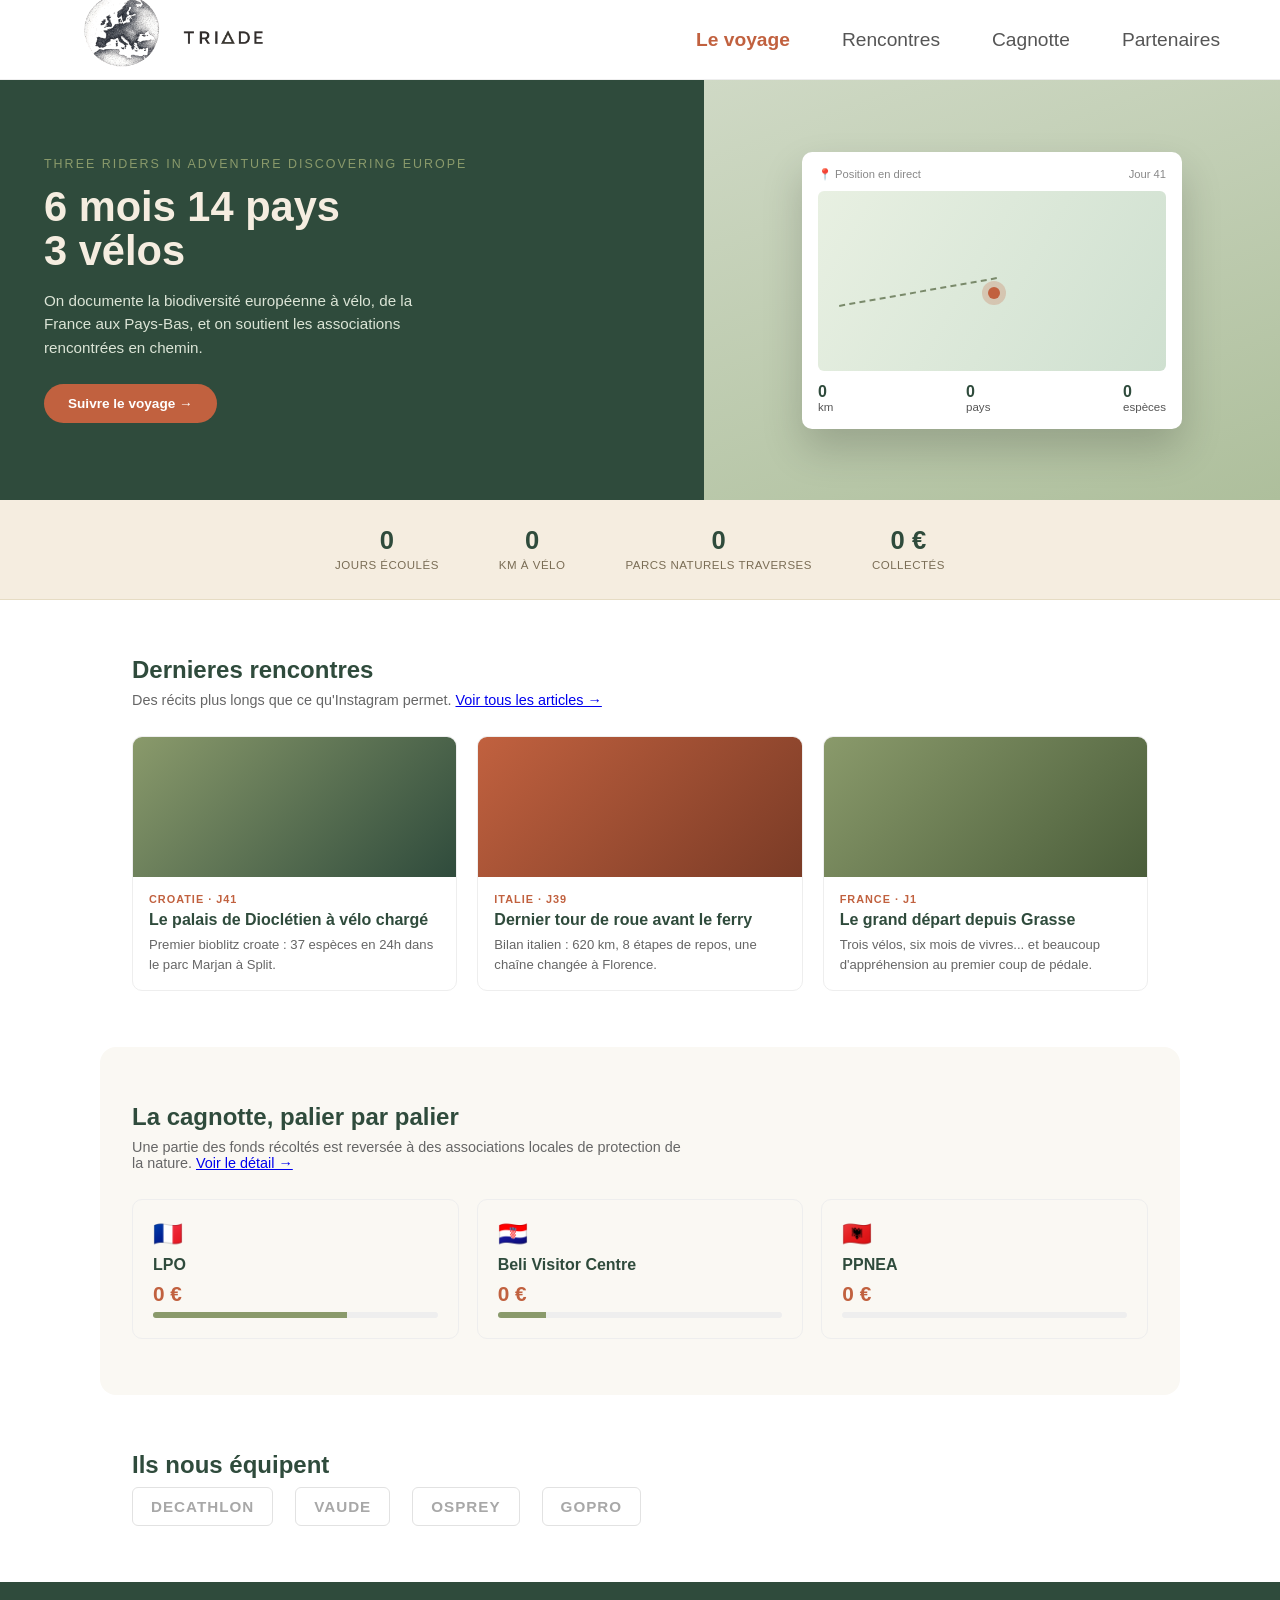
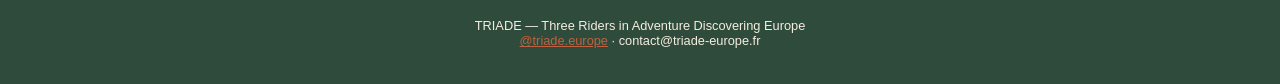
<file: index.html>
<!DOCTYPE html>
<html lang="fr">
<head>
<meta charset="UTF-8">
<meta name="viewport" content="width=device-width, initial-scale=1">
<title>TRIADE — 6 mois à vélo pour la biodiversité européenne</title>
<link rel="stylesheet" href="style.css">
</head>
<body>

<nav>
  <a class="logo" href="index.html"> <img src="logotriade.png"></a>
  <div class="navlinks">
    <a href="index.html" class="active">Le voyage</a>
    <a href="carnet.html">Rencontres</a>
    <a href="associations.html">Cagnotte</a>
    <a href="index.html#partenaires">Partenaires</a>
  </div>
</nav>

<div class="hero">
  <div class="hero-left">
    <div class="kicker">Three Riders in Adventure Discovering Europe</div>
    <h1>6 mois 14 pays<br>3 vélos</h1>
    <p>On documente la biodiversité européenne à vélo, de la France aux Pays-Bas, et on soutient les associations rencontrées en chemin.</p>
    <a class="btn" href="carnet.html">Suivre le voyage →</a>
  </div>
  <div class="hero-right">
    <!--
      Remplace ce bloc "map-mock" par le vrai iframe Polarsteps une fois ton compte créé :
      <iframe class="embed-frame" src="URL_POLARSTEPS_ICI"></iframe>
    -->
    <div class="map-mock">
      <div class="mm-top"><span>📍 Position en direct</span><span>Jour 41</span></div>
      <div class="mm-map">
        <div class="mm-line" style="top:100px; left:20px; width:160px; transform:rotate(-10deg);"></div>
        <div class="mm-dot" style="top:96px; left:170px;"></div>
      </div>
      <div class="mm-stats">
        <div><b>0</b>km</div>
        <div><b>0</b>pays</div>
        <div><b>0</b>espèces</div>
      </div>
    </div>
  </div>
</div>

<div class="stripe">
  <div><b>0</b><span>JOURS ÉCOULÉS</span></div>
  <div><b>0</b><span>KM À VÉLO</span></div>
  <div><b>0</b><span>PARCS NATURELS TRAVERSES</span></div>
  <div><b>0 €</b><span>COLLECTÉS</span></div>
</div>

<section>
  <h2>Dernieres rencontres</h2>
  <div class="lede">Des récits plus longs que ce qu'Instagram permet. <a href="carnet.html">Voir tous les articles →</a></div>
  <div class="blogrow">
    <a class="bcard" href="carnet.html">
      <div class="bimg"></div>
      <div class="bc-body">
        <div class="bc-tag">CROATIE · J41</div>
        <h4>Le palais de Dioclétien à vélo chargé</h4>
        <p>Premier bioblitz croate : 37 espèces en 24h dans le parc Marjan à Split.</p>
      </div>
    </a>
    <a class="bcard" href="carnet.html">
      <div class="bimg" style="background:linear-gradient(135deg,#c1613f,#7a3b26);"></div>
      <div class="bc-body">
        <div class="bc-tag">ITALIE · J39</div>
        <h4>Dernier tour de roue avant le ferry</h4>
        <p>Bilan italien : 620 km, 8 étapes de repos, une chaîne changée à Florence.</p>
      </div>
    </a>
    <a class="bcard" href="carnet.html">
      <div class="bimg" style="background:linear-gradient(135deg,#8a9a6b,#4a5d3a);"></div>
      <div class="bc-body">
        <div class="bc-tag">FRANCE · J1</div>
        <h4>Le grand départ depuis Grasse</h4>
        <p>Trois vélos, six mois de vivres... et beaucoup d'appréhension au premier coup de pédale.</p>
      </div>
    </a>
  </div>
</section>

<section style="background:#faf8f3; border-radius:16px;">
  <h2>La cagnotte, palier par palier</h2>
  <div class="lede">Une partie des fonds récoltés est reversée à des associations locales de protection de la nature. <a href="associations.html">Voir le détail →</a></div>
  <div class="cards3">
    <div class="fcard">
      <div class="flag">🇫🇷</div>
      <h4>LPO</h4>
      <div class="amt">0 €</div>
      <div class="track"><div class="fill" style="width:68%"></div></div>
    </div>
    <div class="fcard">
      <div class="flag">🇭🇷</div>
      <h4>Beli Visitor Centre</h4>
      <div class="amt">0 €</div>
      <div class="track"><div class="fill" style="width:17%"></div></div>
    </div>
    <div class="fcard">
      <div class="flag">🇦🇱</div>
      <h4>PPNEA</h4>
      <div class="amt">0 €</div>
      <div class="track"><div class="fill" style="width:0%"></div></div>
    </div>
  </div>
</section>

<section id="partenaires">
  <h2>Ils nous équipent</h2>
  <div class="plogos">
    <div class="plogo">DECATHLON</div>
    <div class="plogo">VAUDE</div>
    <div class="plogo">OSPREY</div>
    <div class="plogo">GOPRO</div>
  </div>
</section>

<footer>
  TRIADE — Three Riders in Adventure Discovering Europe<br>
  <a href="https://instagram.com/triade.europe" target="_blank">@triade.europe</a> · contact@triade-europe.fr
</footer>

</body>
</html>
</file>
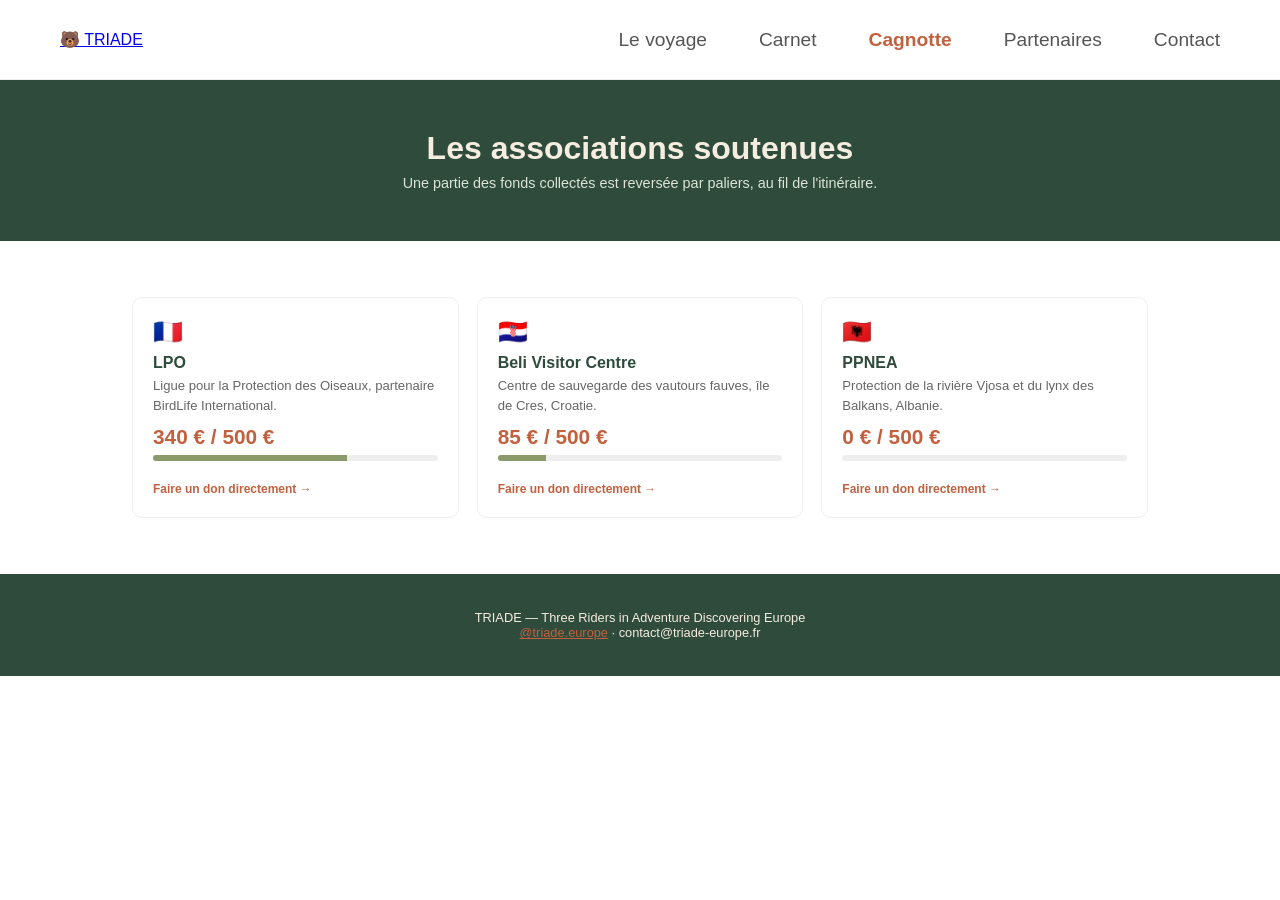
<file: associations.html>
<!DOCTYPE html>
<html lang="fr">
<head>
<meta charset="UTF-8">
<meta name="viewport" content="width=device-width, initial-scale=1">
<title>Associations soutenues — TRIADE</title>
<link rel="stylesheet" href="style.css">
</head>
<body>

<nav>
  <a class="logo" href="index.html">🐻 TRIADE</a>
  <div class="navlinks">
    <a href="index.html">Le voyage</a>
    <a href="carnet.html">Carnet</a>
    <a href="associations.html" class="active">Cagnotte</a>
    <a href="index.html#partenaires">Partenaires</a>
    <a href="mailto:contact@triade-europe.fr">Contact</a>
  </div>
</nav>

<div class="page-header">
  <h1>Les associations soutenues</h1>
  <p>Une partie des fonds collectés est reversée par paliers, au fil de l'itinéraire.</p>
</div>

<section>
  <!--
    Remplace ce bloc "map-mock" par le vrai iframe HelloAsso de ta collecte :
    <iframe class="embed-frame" src="URL_HELLOASSO_ICI"></iframe>
  -->
  <div class="cards3">
    <div class="fcard">
      <div class="flag">🇫🇷</div>
      <h4>LPO</h4>
      <p>Ligue pour la Protection des Oiseaux, partenaire BirdLife International.</p>
      <div class="amt">340 € / 500 €</div>
      <div class="track"><div class="fill" style="width:68%"></div></div>
      <br>
      <a href="#" target="_blank">Faire un don directement →</a>
    </div>
    <div class="fcard">
      <div class="flag">🇭🇷</div>
      <h4>Beli Visitor Centre</h4>
      <p>Centre de sauvegarde des vautours fauves, île de Cres, Croatie.</p>
      <div class="amt">85 € / 500 €</div>
      <div class="track"><div class="fill" style="width:17%"></div></div>
      <br>
      <a href="#" target="_blank">Faire un don directement →</a>
    </div>
    <div class="fcard">
      <div class="flag">🇦🇱</div>
      <h4>PPNEA</h4>
      <p>Protection de la rivière Vjosa et du lynx des Balkans, Albanie.</p>
      <div class="amt">0 € / 500 €</div>
      <div class="track"><div class="fill" style="width:0%"></div></div>
      <br>
      <a href="#" target="_blank">Faire un don directement →</a>
    </div>
  </div>
</section>

<footer>
  TRIADE — Three Riders in Adventure Discovering Europe<br>
  <a href="https://instagram.com/triade.europe" target="_blank">@triade.europe</a> · contact@triade-europe.fr
</footer>

</body>
</html>
</file>
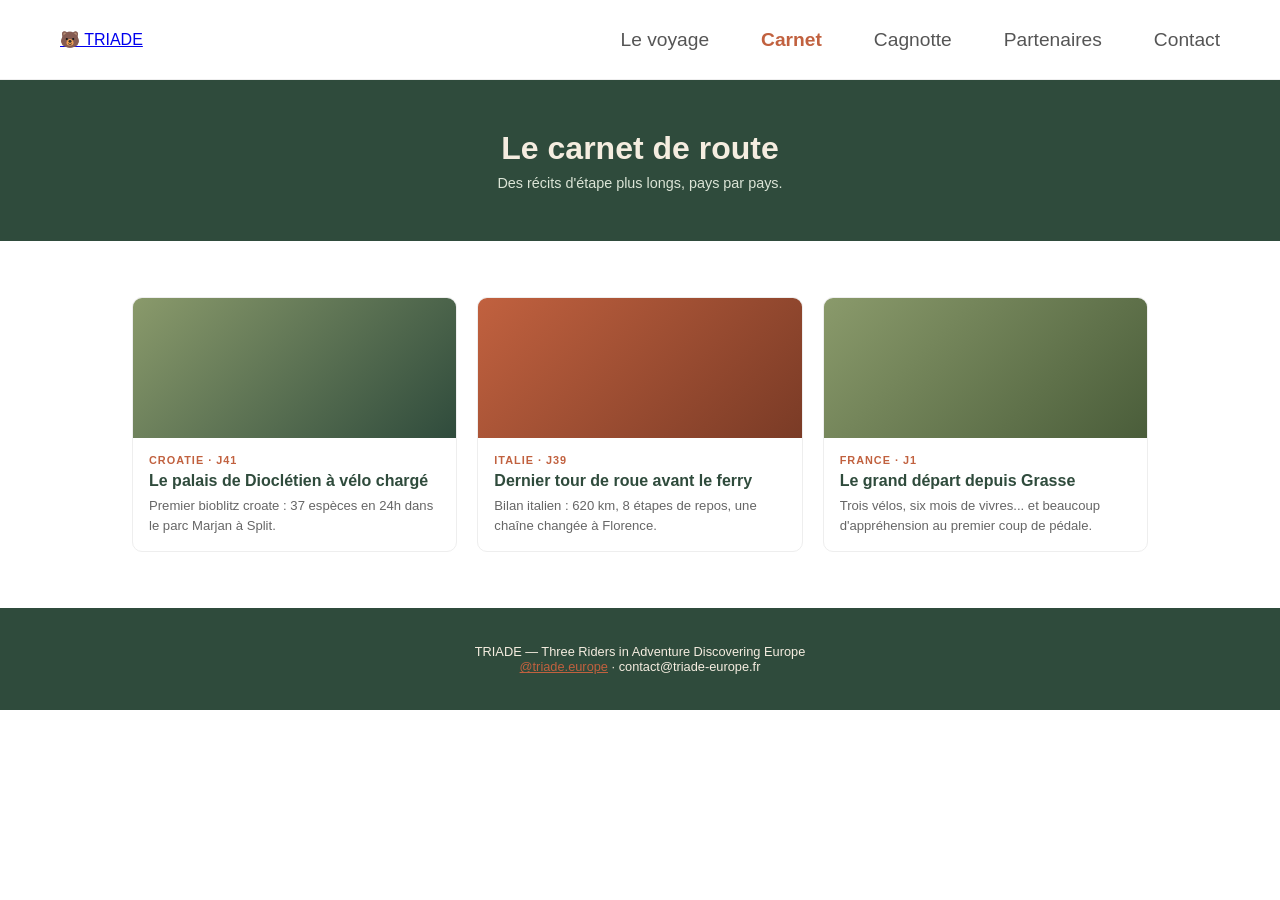
<file: carnet.html>
<!DOCTYPE html>
<html lang="fr">
<head>
<meta charset="UTF-8">
<meta name="viewport" content="width=device-width, initial-scale=1">
<title>Carnet de route — TRIADE</title>
<link rel="stylesheet" href="style.css">
</head>
<body>

<nav>
  <a class="logo" href="index.html">🐻 TRIADE</a>
  <div class="navlinks">
    <a href="index.html">Le voyage</a>
    <a href="carnet.html" class="active">Carnet</a>
    <a href="associations.html">Cagnotte</a>
    <a href="index.html#partenaires">Partenaires</a>
    <a href="mailto:contact@triade-europe.fr">Contact</a>
  </div>
</nav>

<div class="page-header">
  <h1>Le carnet de route</h1>
  <p>Des récits d'étape plus longs, pays par pays.</p>
</div>

<section>
  <div class="blogrow">
    <!--
      Pour ajouter un nouvel article : copie un bloc <a class="bcard">...</a>
      et modifie le texte. Pour un vrai article détaillé, tu peux créer un
      fichier séparé (ex: carnet-croatie-j41.html) et changer le lien href.
    -->
    <a class="bcard" href="#">
      <div class="bimg"></div>
      <div class="bc-body">
        <div class="bc-tag">CROATIE · J41</div>
        <h4>Le palais de Dioclétien à vélo chargé</h4>
        <p>Premier bioblitz croate : 37 espèces en 24h dans le parc Marjan à Split.</p>
      </div>
    </a>
    <a class="bcard" href="#">
      <div class="bimg" style="background:linear-gradient(135deg,#c1613f,#7a3b26);"></div>
      <div class="bc-body">
        <div class="bc-tag">ITALIE · J39</div>
        <h4>Dernier tour de roue avant le ferry</h4>
        <p>Bilan italien : 620 km, 8 étapes de repos, une chaîne changée à Florence.</p>
      </div>
    </a>
    <a class="bcard" href="#">
      <div class="bimg" style="background:linear-gradient(135deg,#8a9a6b,#4a5d3a);"></div>
      <div class="bc-body">
        <div class="bc-tag">FRANCE · J1</div>
        <h4>Le grand départ depuis Grasse</h4>
        <p>Trois vélos, six mois de vivres... et beaucoup d'appréhension au premier coup de pédale.</p>
      </div>
    </a>
  </div>
</section>

<footer>
  TRIADE — Three Riders in Adventure Discovering Europe<br>
  <a href="https://instagram.com/triade.europe" target="_blank">@triade.europe</a> · contact@triade-europe.fr
</footer>

</body>
</html>
</file>
<file: style.css>
:root{
  --forest:#2f4b3c;
  --cream:#f5ede0;
  --terracotta:#c1613f;
  --sage:#8a9a6b;
  --ink:#22201c;
}
*{box-sizing:border-box; margin:0; padding:0;}
body{ font-family: 'Segoe UI', Verdana, sans-serif; color:var(--ink); background:#fff; }

nav{
  display:flex; justify-content:space-between; align-items:center;
  padding:18px 60px; border-bottom:1px solid #eee;
  position:sticky; top:0; background:#fff; z-index:10;
  height: 80px;          
  overflow: hidden; 
}

.logo img{ height:150px; width:auto; display:block; }
.navlinks{ display:flex; gap:52px; font-size:1.2rem; }
.navlinks a{ color:#555; text-decoration:none; }
.navlinks a.active{ color:var(--terracotta); font-weight:700; }
.navlinks a:hover{ color:var(--forest); }

/* HERO split */
.hero{
  display:grid; grid-template-columns: 1.1fr 0.9fr;
  min-height: 420px;
}
@media (max-width: 760px){ .hero{ grid-template-columns: 1fr; } }
.hero-left{
  background:var(--forest); color:var(--cream);
  padding: 60px 44px;
  display:flex; flex-direction:column; justify-content:center;
}
.hero-left .kicker{ font-size:0.78rem; letter-spacing:2px; color:var(--sage); text-transform:uppercase; margin-bottom:14px;}
.hero-left h1{ font-size:2.6rem; line-height:1.05; margin-bottom:16px; font-weight:800;}
.hero-left p{ color:#dbe4d6; max-width:400px; margin-bottom:24px; line-height:1.55; font-size:0.95rem;}
.btn{
  display:inline-block; background:var(--terracotta); color:#fff;
  padding:12px 24px; border-radius:30px; font-weight:700; font-size:0.85rem;
  text-decoration:none; width:fit-content;
}
.hero-right{
  background: linear-gradient(160deg, #cfd9c5 0%, #aebf9c 100%);
  position:relative;
  display:flex; align-items:center; justify-content:center;
  padding: 30px;
}
.map-mock{
  width:100%; max-width:380px; background:#fff; border-radius:10px; box-shadow:0 20px 40px rgba(0,0,0,0.18);
  padding:16px;
}
.map-mock .mm-top{ display:flex; justify-content:space-between; font-size:0.7rem; color:#888; margin-bottom:10px;}
.map-mock .mm-map{ height:180px; border-radius:6px; background: linear-gradient(120deg,#e8f0e2,#cfe0d0); position:relative; overflow:hidden;}
.mm-dot{ position:absolute; width:12px; height:12px; background:var(--terracotta); border-radius:50%; box-shadow:0 0 0 6px rgba(193,97,63,0.25);}
.mm-line{ position:absolute; border-top:2px dashed #7a8a6b; }
.mm-stats{ display:flex; justify-content:space-between; margin-top:12px; font-size:0.72rem; color:#555;}
.mm-stats b{ display:block; color:var(--forest); font-size:1rem;}
/* placeholder for a real embedded map/iframe */
.embed-frame{ width:100%; height:340px; border:0; border-radius:10px; }

/* STAT STRIP */
.stripe{
  background:var(--cream); padding:26px 32px;
  display:flex; justify-content:center; gap:60px; flex-wrap:wrap;
  border-bottom:1px solid #e6dcc4;
}
.stripe div{ text-align:center; }
.stripe b{ display:block; font-size:1.6rem; color:var(--forest); }
.stripe span{ font-size:0.72rem; color:#7a6d55; letter-spacing:0.5px; }

section{ padding:56px 32px; max-width:1080px; margin:0 auto; }
h2{ font-size:1.5rem; color:var(--forest); margin-bottom:8px; }
.lede{ color:#666; font-size:0.9rem; margin-bottom:28px; max-width:560px;}

/* FUNDING cards */
.cards3{ display:grid; grid-template-columns:repeat(auto-fit, minmax(240px,1fr)); gap:18px;}
.fcard{ border:1px solid #eee; border-radius:10px; padding:20px; }
.fcard .flag{ font-size:1.5rem; }
.fcard h4{ margin:8px 0 4px; font-size:1rem; color:var(--forest);}
.fcard .amt{ font-weight:800; color:var(--terracotta); font-size:1.3rem; margin:8px 0 6px;}
.fcard p{ font-size:0.82rem; color:#666; line-height:1.5; margin-bottom:10px;}
.fcard a{ font-size:0.75rem; color:var(--terracotta); text-decoration:none; font-weight:700;}
.track{ height:6px; background:#eee; border-radius:4px; overflow:hidden;}
.fill{ height:100%; background:var(--sage); }

/* BLOG row */
.blogrow{ display:grid; grid-template-columns:repeat(auto-fit, minmax(260px,1fr)); gap:20px;}
.bcard{ border-radius:10px; overflow:hidden; border:1px solid #eee; text-decoration:none; color:inherit; display:block;}
.bimg{ height:140px; background:linear-gradient(135deg,#8a9a6b,#2f4b3c);}
.bcard .bc-body{ padding:16px; }
.bcard .bc-tag{ font-size:0.68rem; color:var(--terracotta); font-weight:700; letter-spacing:1px;}
.bcard h4{ font-size:1rem; margin:6px 0 6px; color:var(--forest); }
.bcard p{ font-size:0.82rem; color:#666; line-height:1.5;}

/* PARTNERS */
.plogos{ display:flex; flex-wrap:wrap; gap:22px; align-items:center; opacity:0.85;}
.plogo{ font-weight:800; letter-spacing:1px; color:#999; font-size:0.95rem; border:1px solid #ddd; padding:10px 18px; border-radius:6px;}

/* simple page header for inner pages */
.page-header{ background:var(--forest); color:var(--cream); padding:50px 32px; text-align:center;}
.page-header h1{ font-size:2rem; margin-bottom:8px;}
.page-header p{ color:#dbe4d6; font-size:0.9rem;}

footer{ background:var(--forest); color:var(--cream); padding:36px 32px; text-align:center; font-size:0.8rem;}
footer a{ color:var(--terracotta); }
</file>
